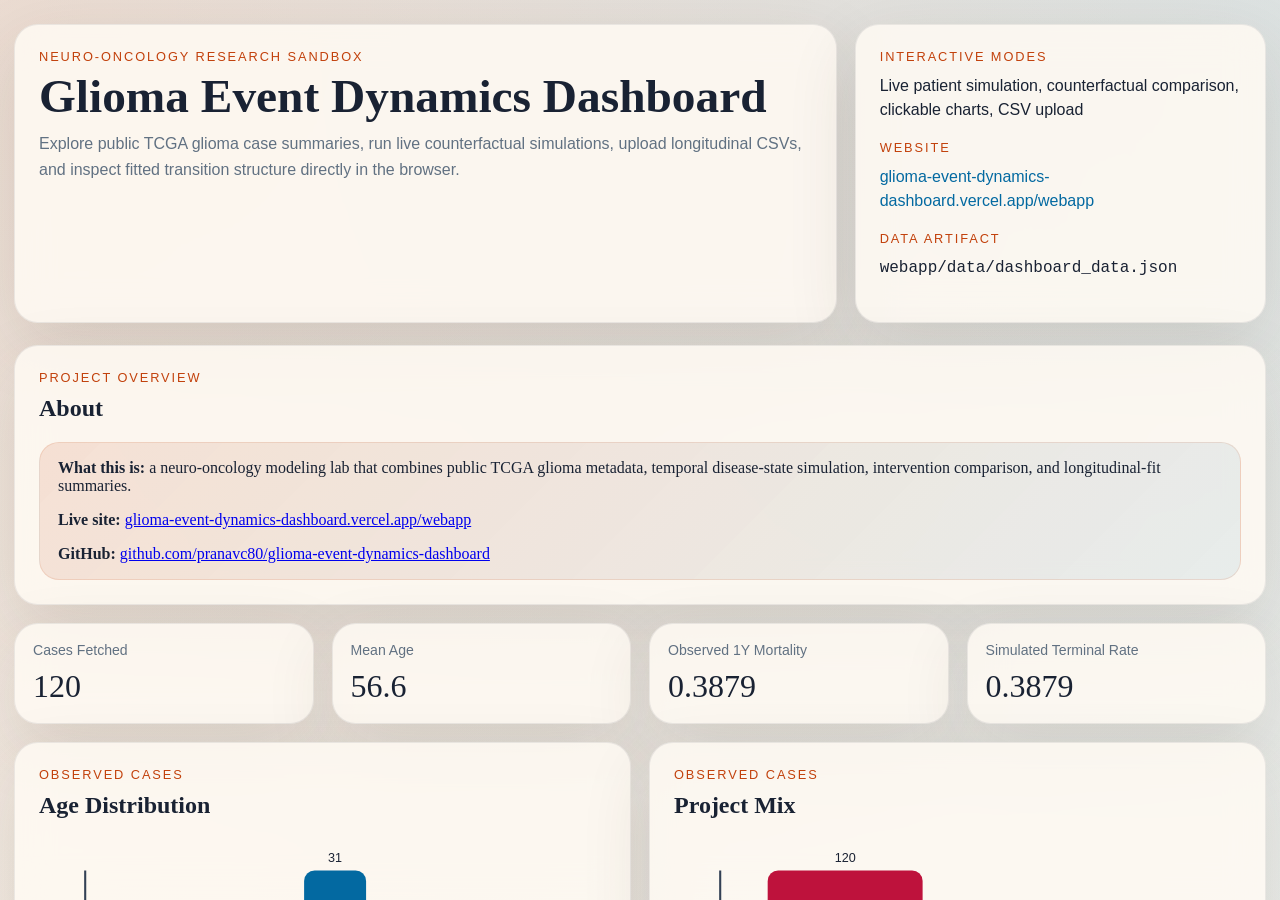
<file: index.html>
<!doctype html>
<html lang="en">
  <head>
    <meta charset="UTF-8" />
    <meta http-equiv="refresh" content="0; url=/webapp" />
    <meta name="viewport" content="width=device-width, initial-scale=1.0" />
    <title>Redirecting to Glioma Event Dynamics Dashboard</title>
  </head>
  <body>
    <p>Redirecting to <a href="/webapp">the dashboard</a>...</p>
  </body>
</html>
</file>
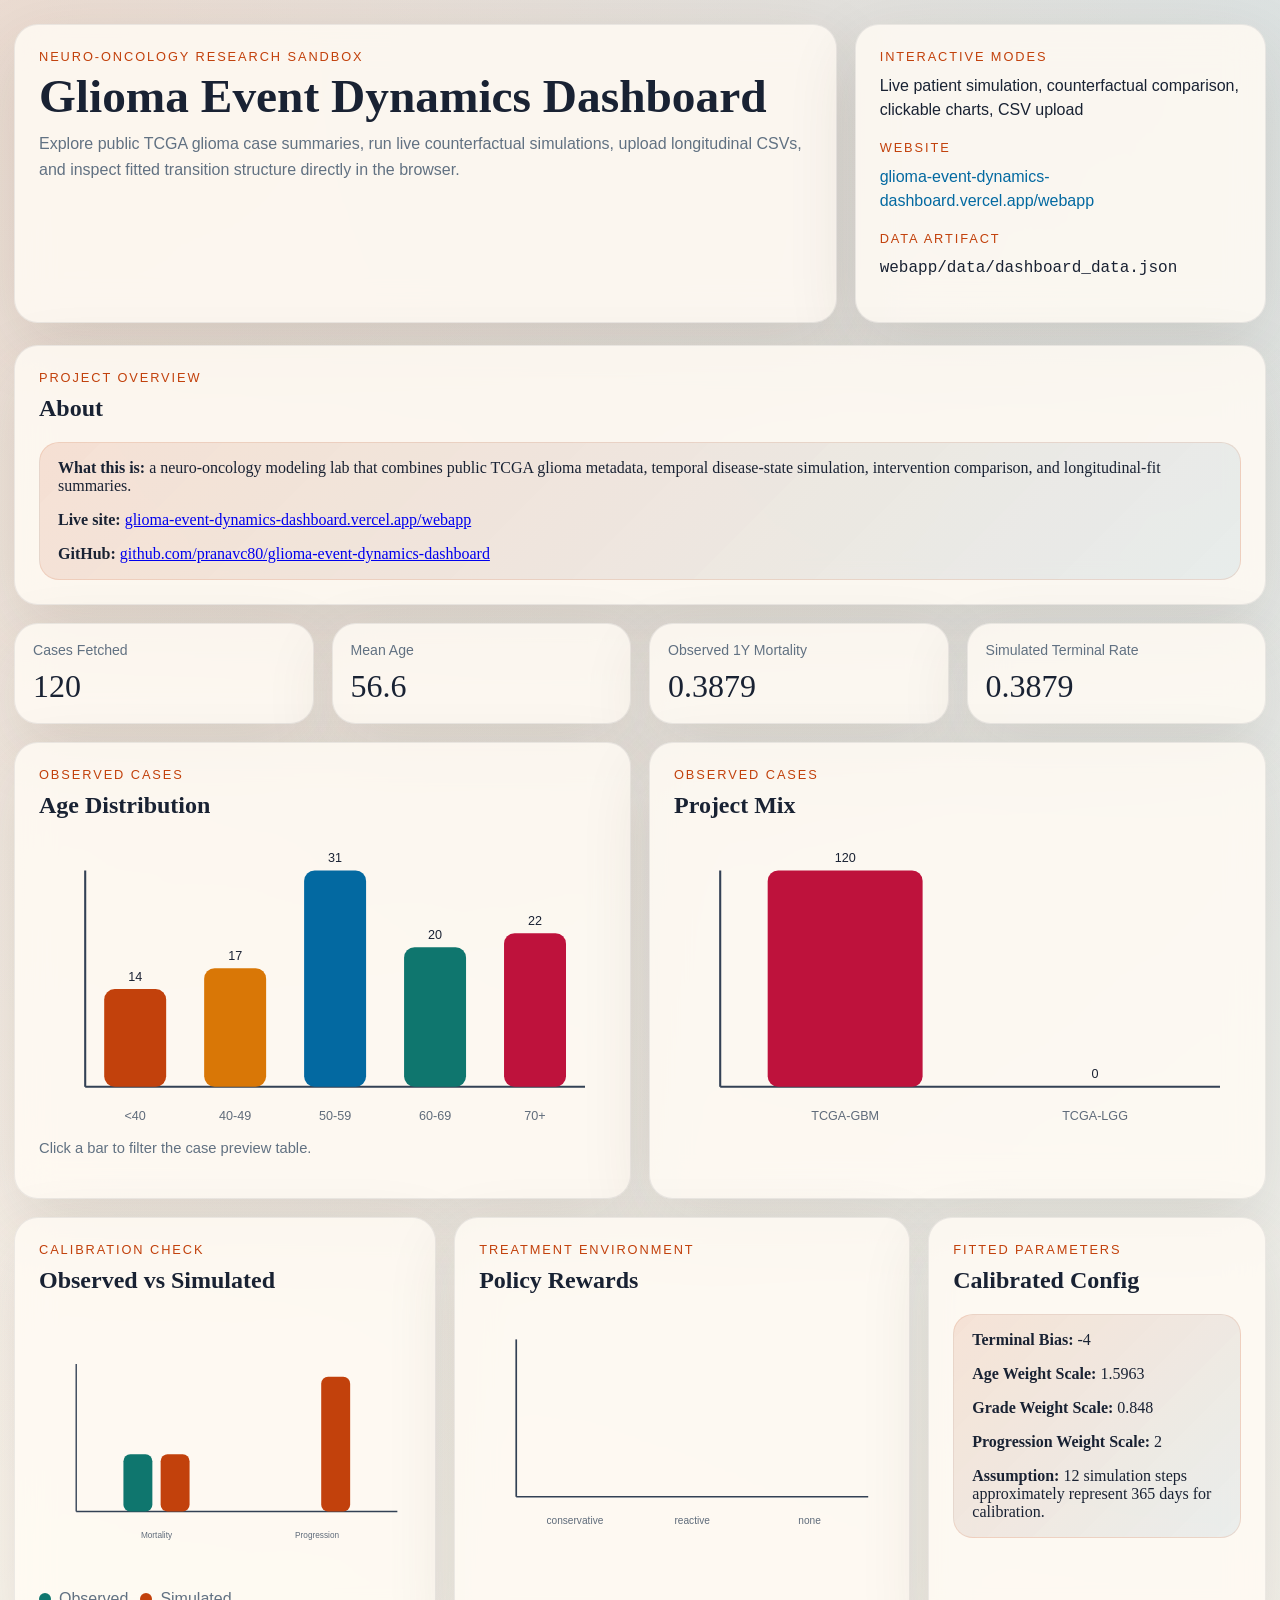
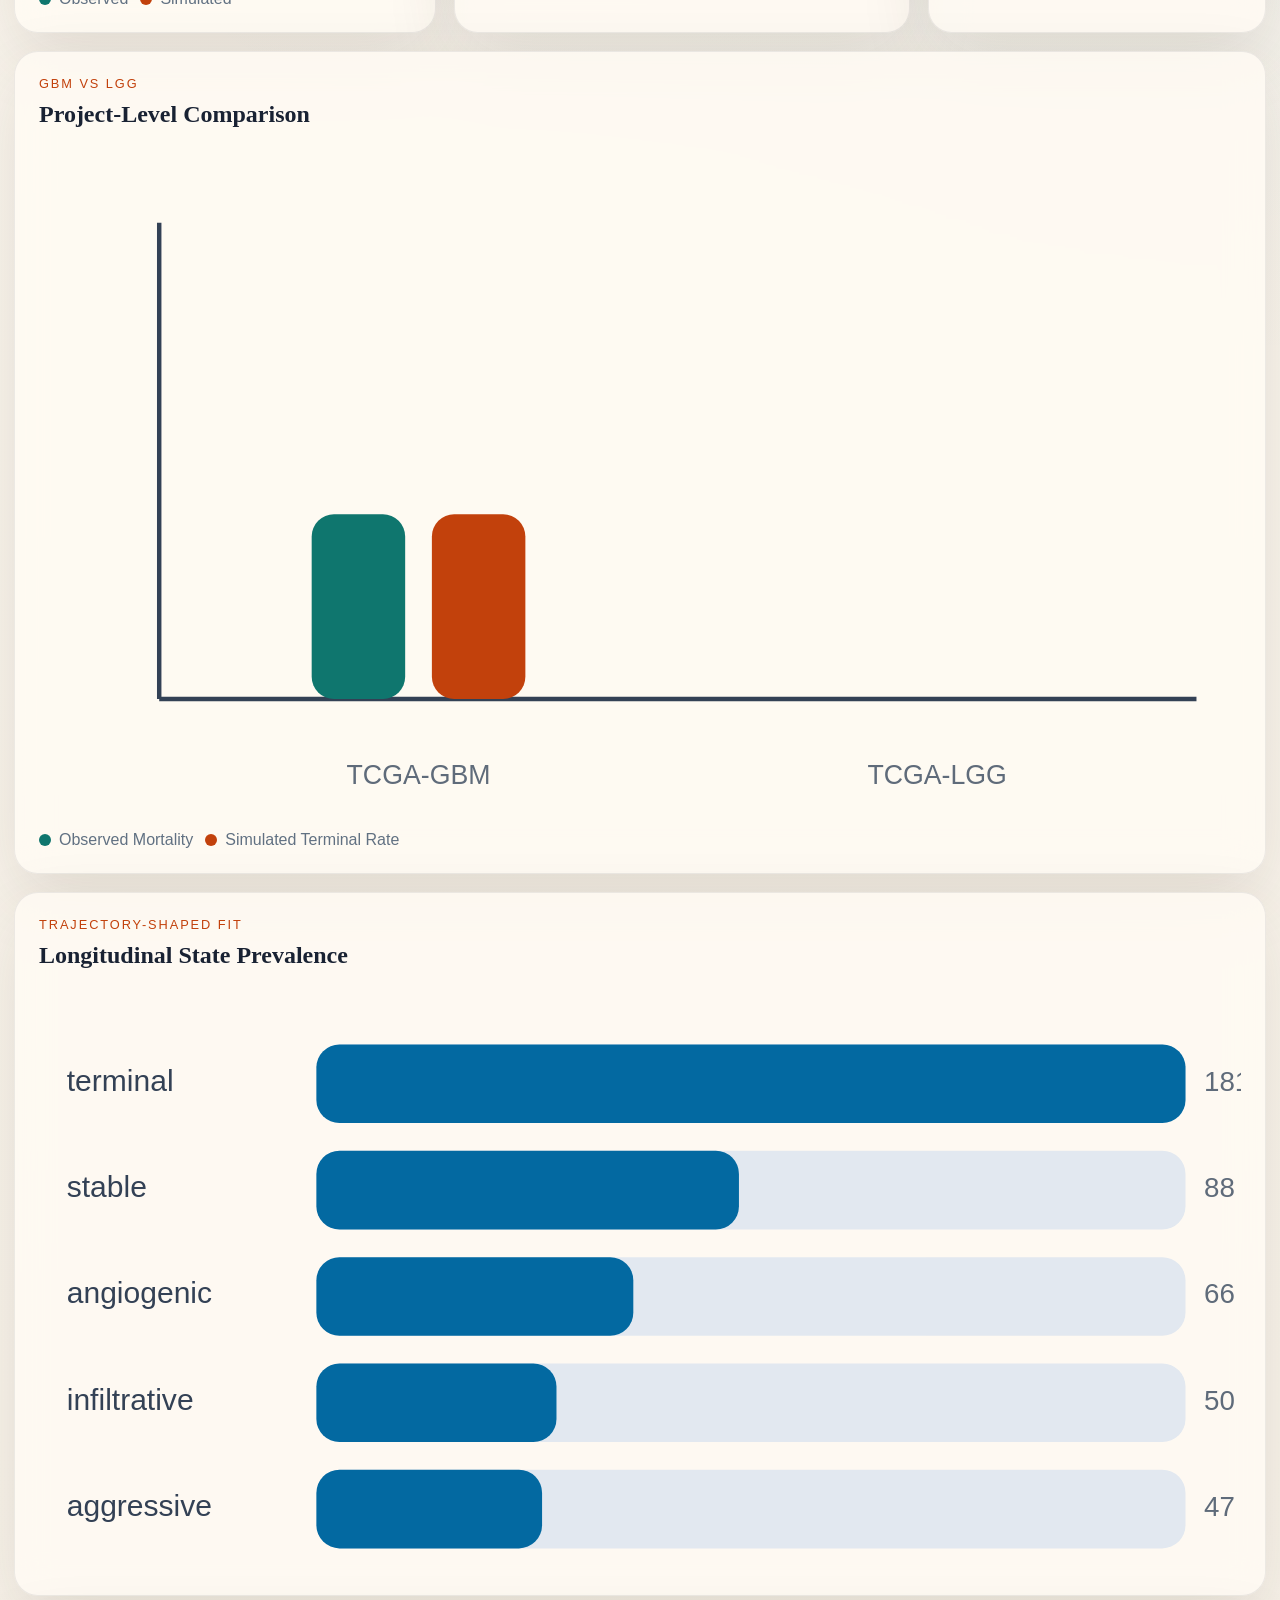
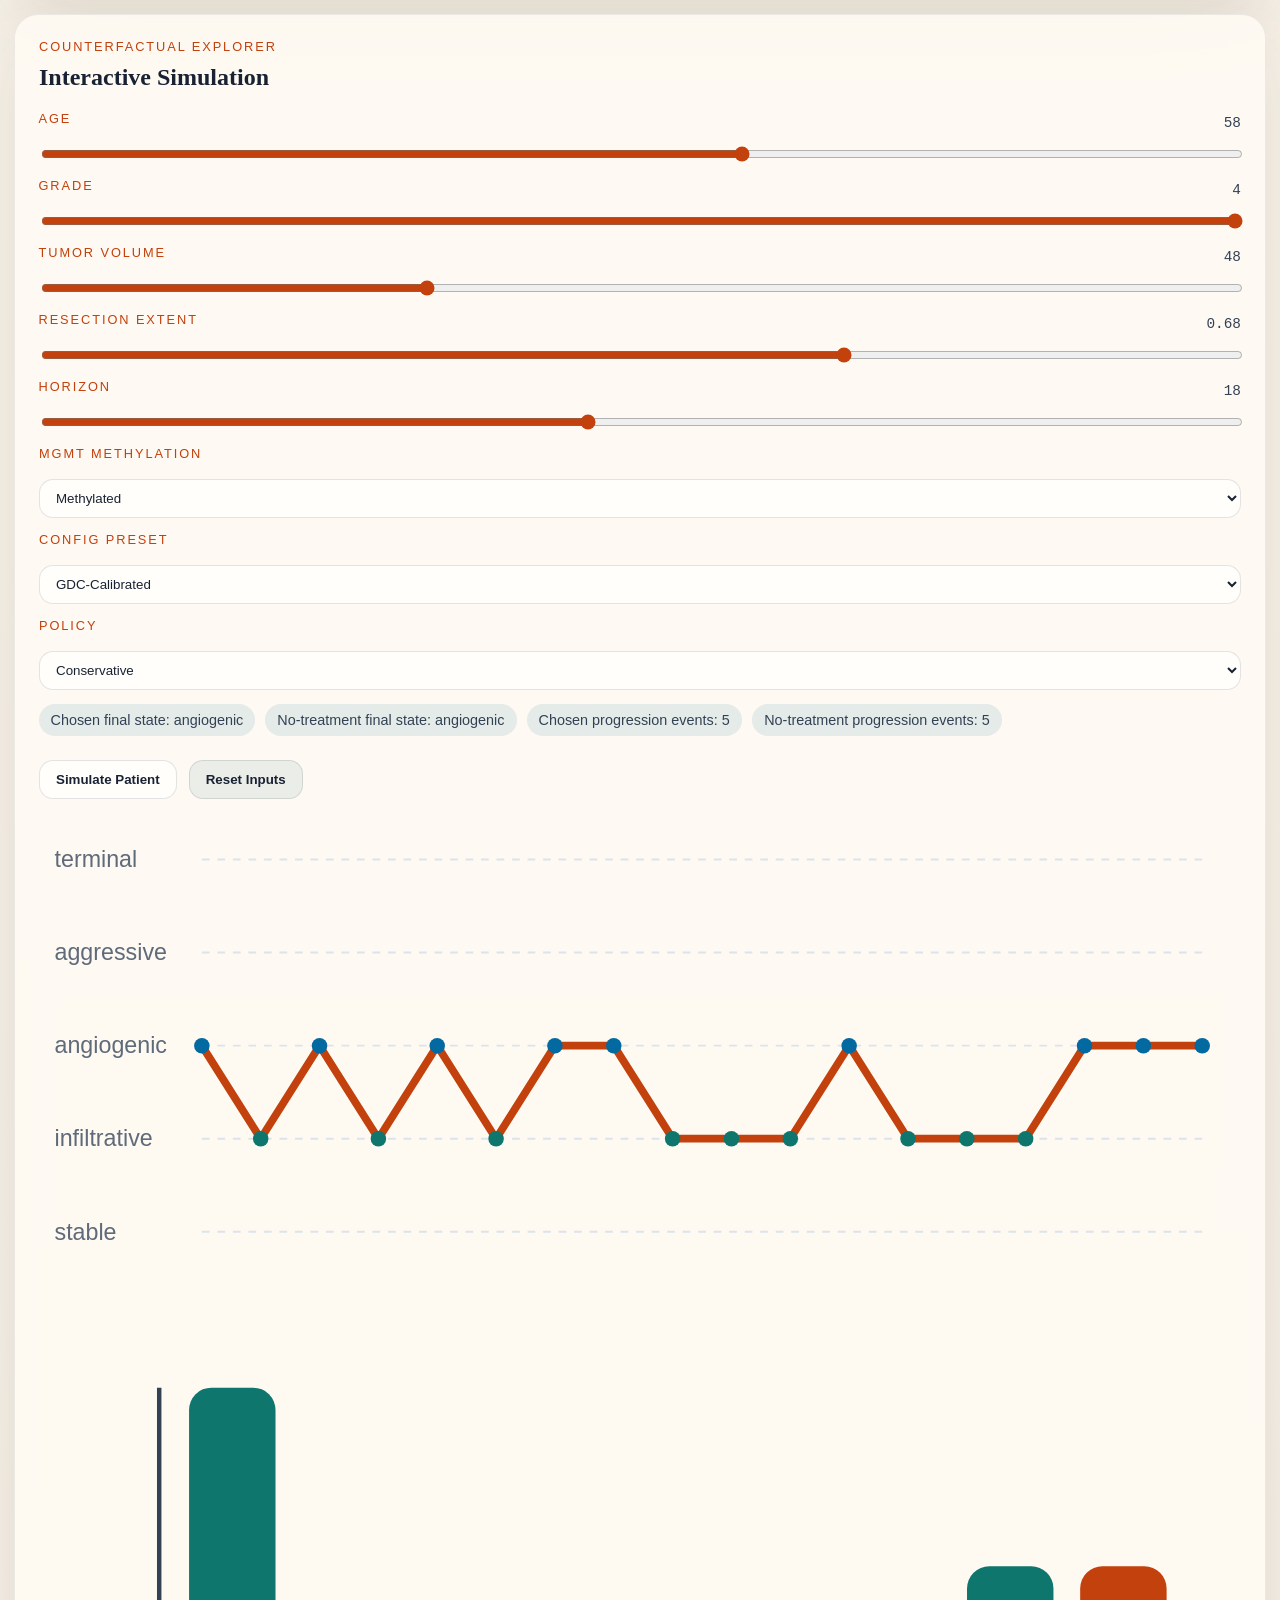
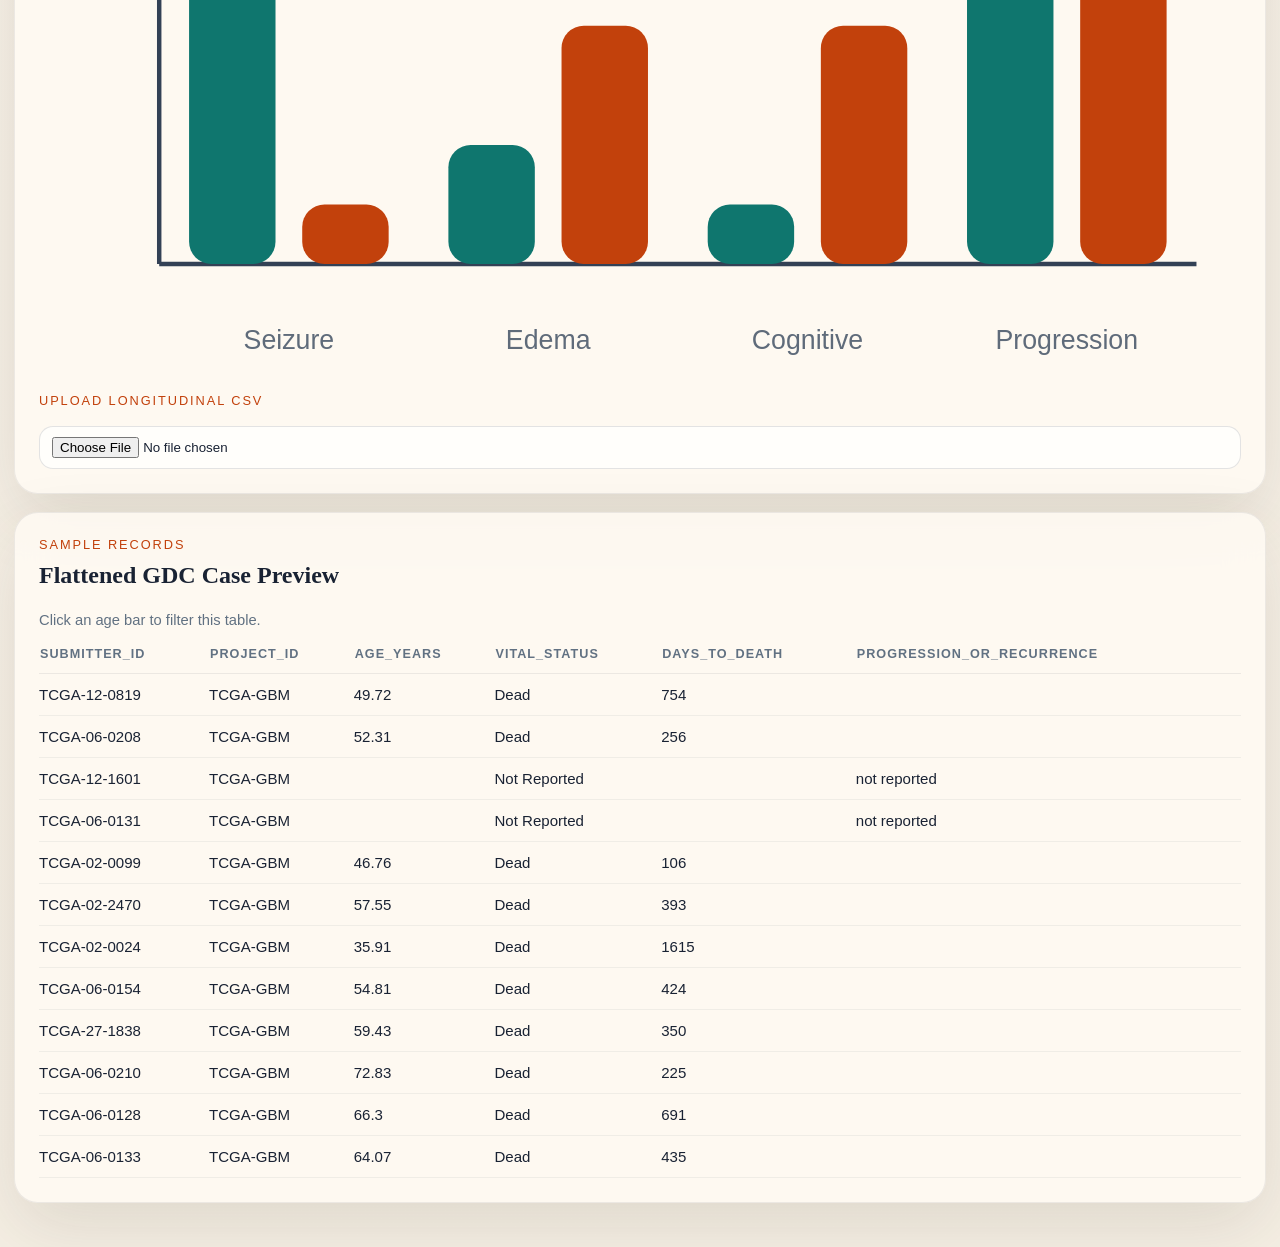
<file: webapp/index.html>
<!doctype html>
<html lang="en">
  <head>
    <meta charset="UTF-8" />
    <meta name="viewport" content="width=device-width, initial-scale=1.0" />
    <title>Glioma Event Dynamics Dashboard</title>
    <link rel="stylesheet" href="./styles.css" />
  </head>
  <body>
    <div class="page-shell">
      <header class="hero">
        <div class="hero-copy">
          <p class="eyebrow">Neuro-Oncology Research Sandbox</p>
          <h1>Glioma Event Dynamics Dashboard</h1>
          <p class="lede">
            Explore public TCGA glioma case summaries, run live counterfactual simulations,
            upload longitudinal CSVs, and inspect fitted transition structure directly in the browser.
          </p>
        </div>
        <div class="hero-panel">
          <p class="hero-label">Interactive Modes</p>
          <p class="hero-value">Live patient simulation, counterfactual comparison, clickable charts, CSV upload</p>
          <p class="hero-label">Website</p>
          <p class="hero-value"><a href="https://glioma-event-dynamics-dashboard.vercel.app/webapp" target="_blank" rel="noreferrer">glioma-event-dynamics-dashboard.vercel.app/webapp</a></p>
          <p class="hero-label">Data Artifact</p>
          <p class="hero-value mono">webapp/data/dashboard_data.json</p>
        </div>
      </header>

      <main id="app">
        <section class="status-card">
          <p>Loading dashboard data...</p>
        </section>
      </main>
    </div>

    <template id="metric-card-template">
      <article class="metric-card">
        <p class="metric-label"></p>
        <p class="metric-value"></p>
      </article>
    </template>

    <div id="chart-tooltip" class="chart-tooltip hidden"></div>
    <script src="./app.js"></script>
  </body>
</html>
</file>
<file: webapp/styles.css>
:root {
  --bg: #f5efe4;
  --card: rgba(255, 251, 244, 0.84);
  --ink: #192233;
  --muted: #617182;
  --accent: #c2410c;
  --teal: #0f766e;
  --sky: #0369a1;
  --rose: #be123c;
  --amber: #d97706;
  --slate: #334155;
  --border: rgba(25, 34, 51, 0.08);
  --shadow: 0 24px 70px rgba(65, 50, 31, 0.12);
}
* { box-sizing: border-box; }
body {
  margin: 0;
  font-family: Georgia, "Times New Roman", serif;
  color: var(--ink);
  background:
    radial-gradient(circle at top left, rgba(194, 65, 12, 0.12), transparent 26%),
    radial-gradient(circle at top right, rgba(3, 105, 161, 0.12), transparent 32%),
    linear-gradient(180deg, #fbf7f0 0%, var(--bg) 100%);
}
.page-shell { width: min(1280px, calc(100% - 28px)); margin: 0 auto; padding: 24px 0 44px; }
.hero, .panel-grid, .metrics-grid { display: grid; gap: 18px; }
.hero { grid-template-columns: 2fr 1fr; margin-bottom: 22px; }
.hero-copy, .hero-panel, .panel, .status-card, .metric-card, .table-panel {
  background: var(--card);
  backdrop-filter: blur(18px);
  border: 1px solid var(--border);
  border-radius: 24px;
  box-shadow: var(--shadow);
}
.hero-copy, .hero-panel, .panel, .table-panel, .status-card { padding: 24px; }
.metric-card { padding: 18px; }
.eyebrow, .hero-label, .section-kicker, .control-label {
  margin: 0 0 10px;
  font-size: 0.8rem;
  letter-spacing: 0.15em;
  text-transform: uppercase;
  color: var(--accent);
  font-family: "Trebuchet MS", "Segoe UI", sans-serif;
}
h1, h2, h3, p { margin-top: 0; }
h1 { font-size: clamp(2.4rem, 3.7vw, 4.4rem); line-height: 0.96; margin-bottom: 12px; }
.lede, .hero-value, .metric-label, .control-help, label, td, th, button, input, select {
  font-family: "Trebuchet MS", "Segoe UI", sans-serif;
}
.hero-value a { color: var(--sky); text-decoration: none; }
.hero-value a:hover { text-decoration: underline; }
.lede { max-width: 52rem; color: var(--muted); line-height: 1.6; }
.hero-value { color: var(--ink); line-height: 1.5; margin-bottom: 18px; }
.mono { font-family: Consolas, "Courier New", monospace; }
#app { display: grid; gap: 18px; }
.metrics-grid { grid-template-columns: repeat(4, minmax(0, 1fr)); }
.panel-grid.two-up { grid-template-columns: repeat(2, minmax(0, 1fr)); }
.panel-grid.three-up { grid-template-columns: 1.25fr 1fr 1fr; }
.panel-grid.interactive { grid-template-columns: 1.1fr 1.4fr; }
.chart { width: 100%; min-height: 260px; }
.mini-chart { min-height: 220px; }
.metric-label { color: var(--muted); font-size: 0.88rem; margin-bottom: 10px; }
.metric-value { font-size: 2rem; margin: 0; }
.legend { display: flex; flex-wrap: wrap; gap: 12px; margin-top: 12px; font-family: "Trebuchet MS", "Segoe UI", sans-serif; color: var(--muted); }
.legend-item { display: flex; align-items: center; gap: 8px; }
.legend-swatch { width: 12px; height: 12px; border-radius: 999px; }
.callout {
  background: linear-gradient(135deg, rgba(194, 65, 12, 0.12), rgba(3, 105, 161, 0.08));
  border: 1px solid rgba(194, 65, 12, 0.12);
  border-radius: 20px;
  padding: 16px 18px;
  color: var(--ink);
}
.callout p:last-child { margin-bottom: 0; }
.controls-grid, .stack { display: grid; gap: 14px; }
.control { display: grid; gap: 8px; }
.control-inline { display: flex; justify-content: space-between; align-items: center; gap: 10px; }
.control-value { font-family: Consolas, "Courier New", monospace; color: var(--slate); font-size: 0.9rem; }
input[type="range"] { width: 100%; accent-color: var(--accent); }
input[type="file"], select, button {
  border-radius: 14px;
  border: 1px solid rgba(25, 34, 51, 0.12);
  background: rgba(255, 255, 255, 0.72);
  color: var(--ink);
}
input[type="file"], select { padding: 10px 12px; }
.button-row { display: flex; flex-wrap: wrap; gap: 12px; }
button { padding: 11px 16px; font-weight: 600; cursor: pointer; transition: transform 0.15s ease, background 0.15s ease; }
button:hover { transform: translateY(-1px); background: rgba(254, 215, 170, 0.6); }
.subtle-button { background: rgba(15, 118, 110, 0.08); }
.control-help, .small-note, .chart-note, .filter-banner {
  color: var(--muted);
  font-size: 0.92rem;
  line-height: 1.5;
  font-family: "Trebuchet MS", "Segoe UI", sans-serif;
}
.badge-row { display: flex; flex-wrap: wrap; gap: 10px; margin-bottom: 10px; }
.badge {
  padding: 8px 12px;
  border-radius: 999px;
  background: rgba(3, 105, 161, 0.1);
  color: var(--slate);
  font-family: "Trebuchet MS", "Segoe UI", sans-serif;
  font-size: 0.9rem;
}
table { width: 100%; border-collapse: collapse; }
thead th {
  text-align: left;
  font-size: 0.79rem;
  letter-spacing: 0.08em;
  text-transform: uppercase;
  color: var(--muted);
  padding-bottom: 12px;
  border-bottom: 1px solid var(--border);
}
tbody td {
  padding: 12px 0;
  border-bottom: 1px solid rgba(25, 34, 51, 0.06);
  font-size: 0.94rem;
}
.chart-tooltip {
  position: fixed;
  z-index: 20;
  pointer-events: none;
  background: rgba(25, 34, 51, 0.94);
  color: #fff;
  padding: 10px 12px;
  border-radius: 12px;
  font-size: 0.84rem;
  line-height: 1.4;
  font-family: "Trebuchet MS", "Segoe UI", sans-serif;
  box-shadow: 0 18px 40px rgba(0, 0, 0, 0.22);
}
.hidden { display: none; }
@media (max-width: 1080px) {
  .hero, .metrics-grid, .panel-grid.two-up, .panel-grid.three-up, .panel-grid.interactive {
    grid-template-columns: 1fr;
  }
}
</file>
